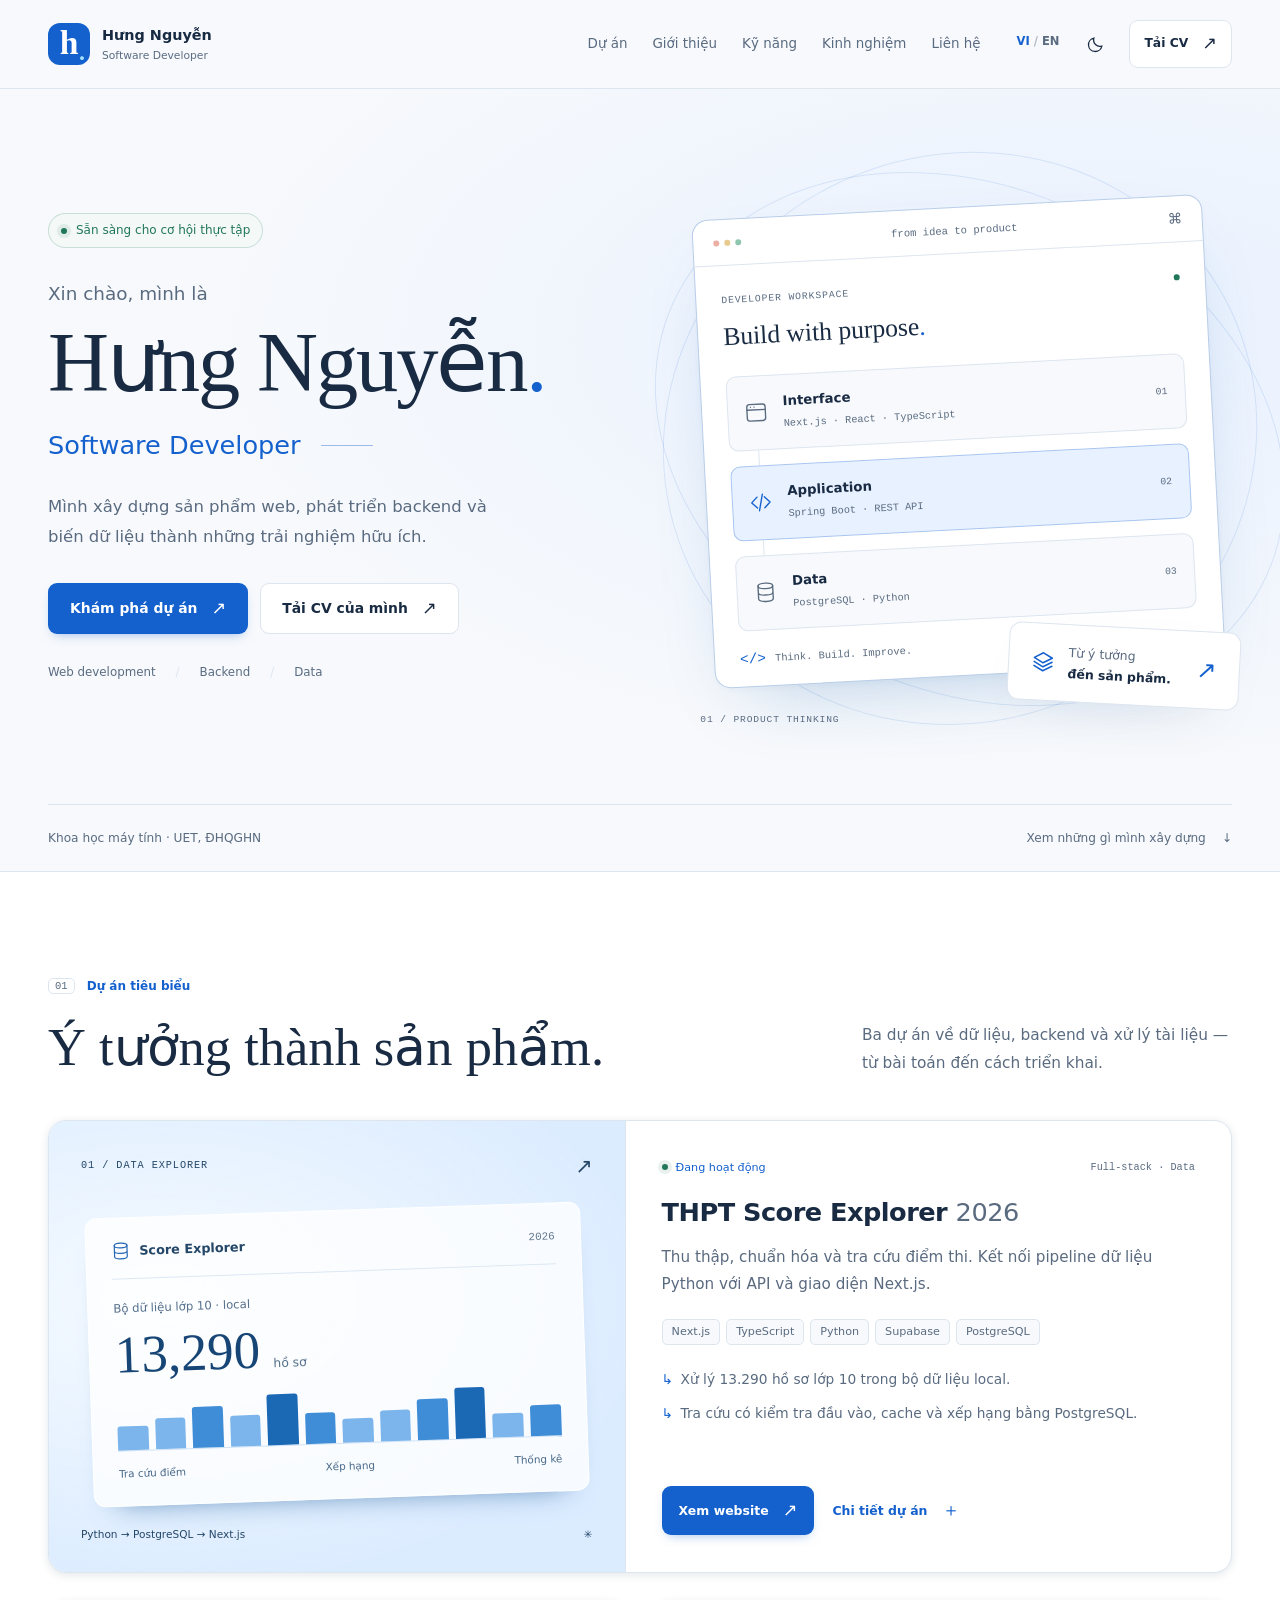
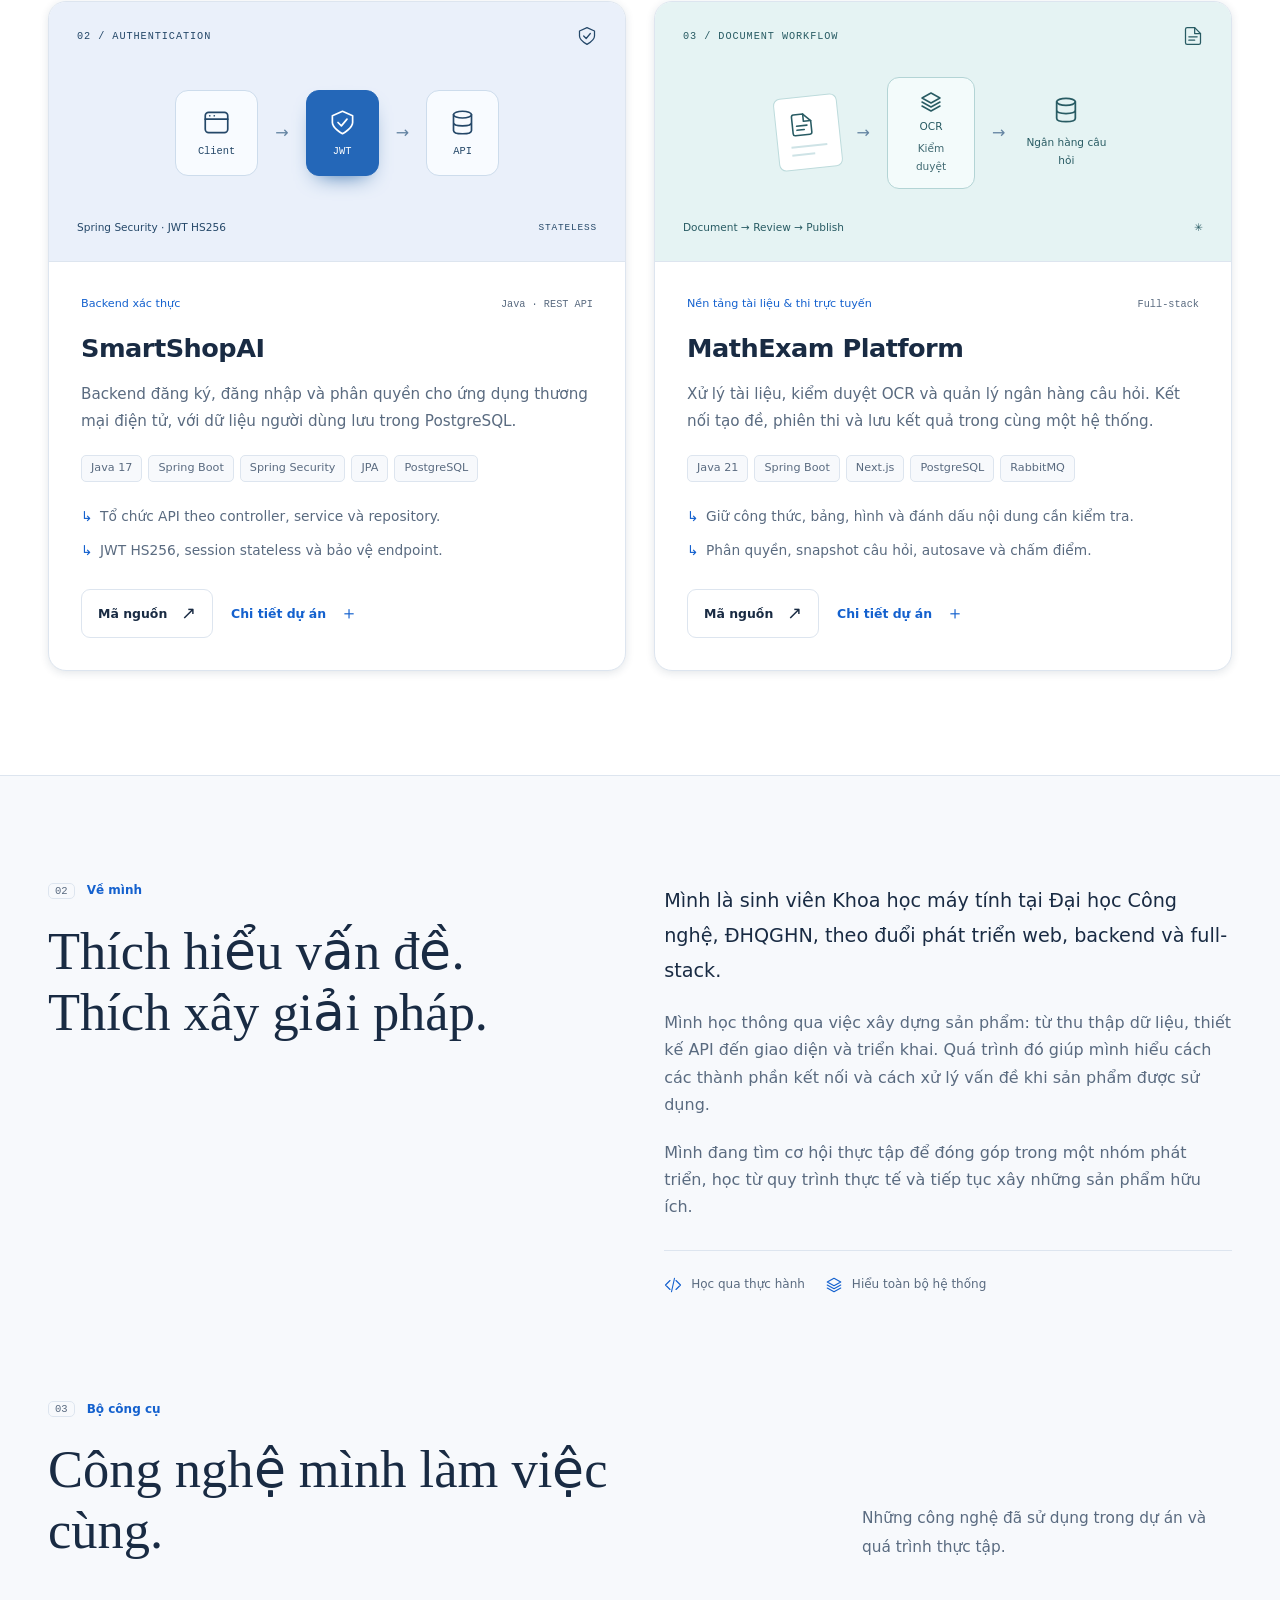
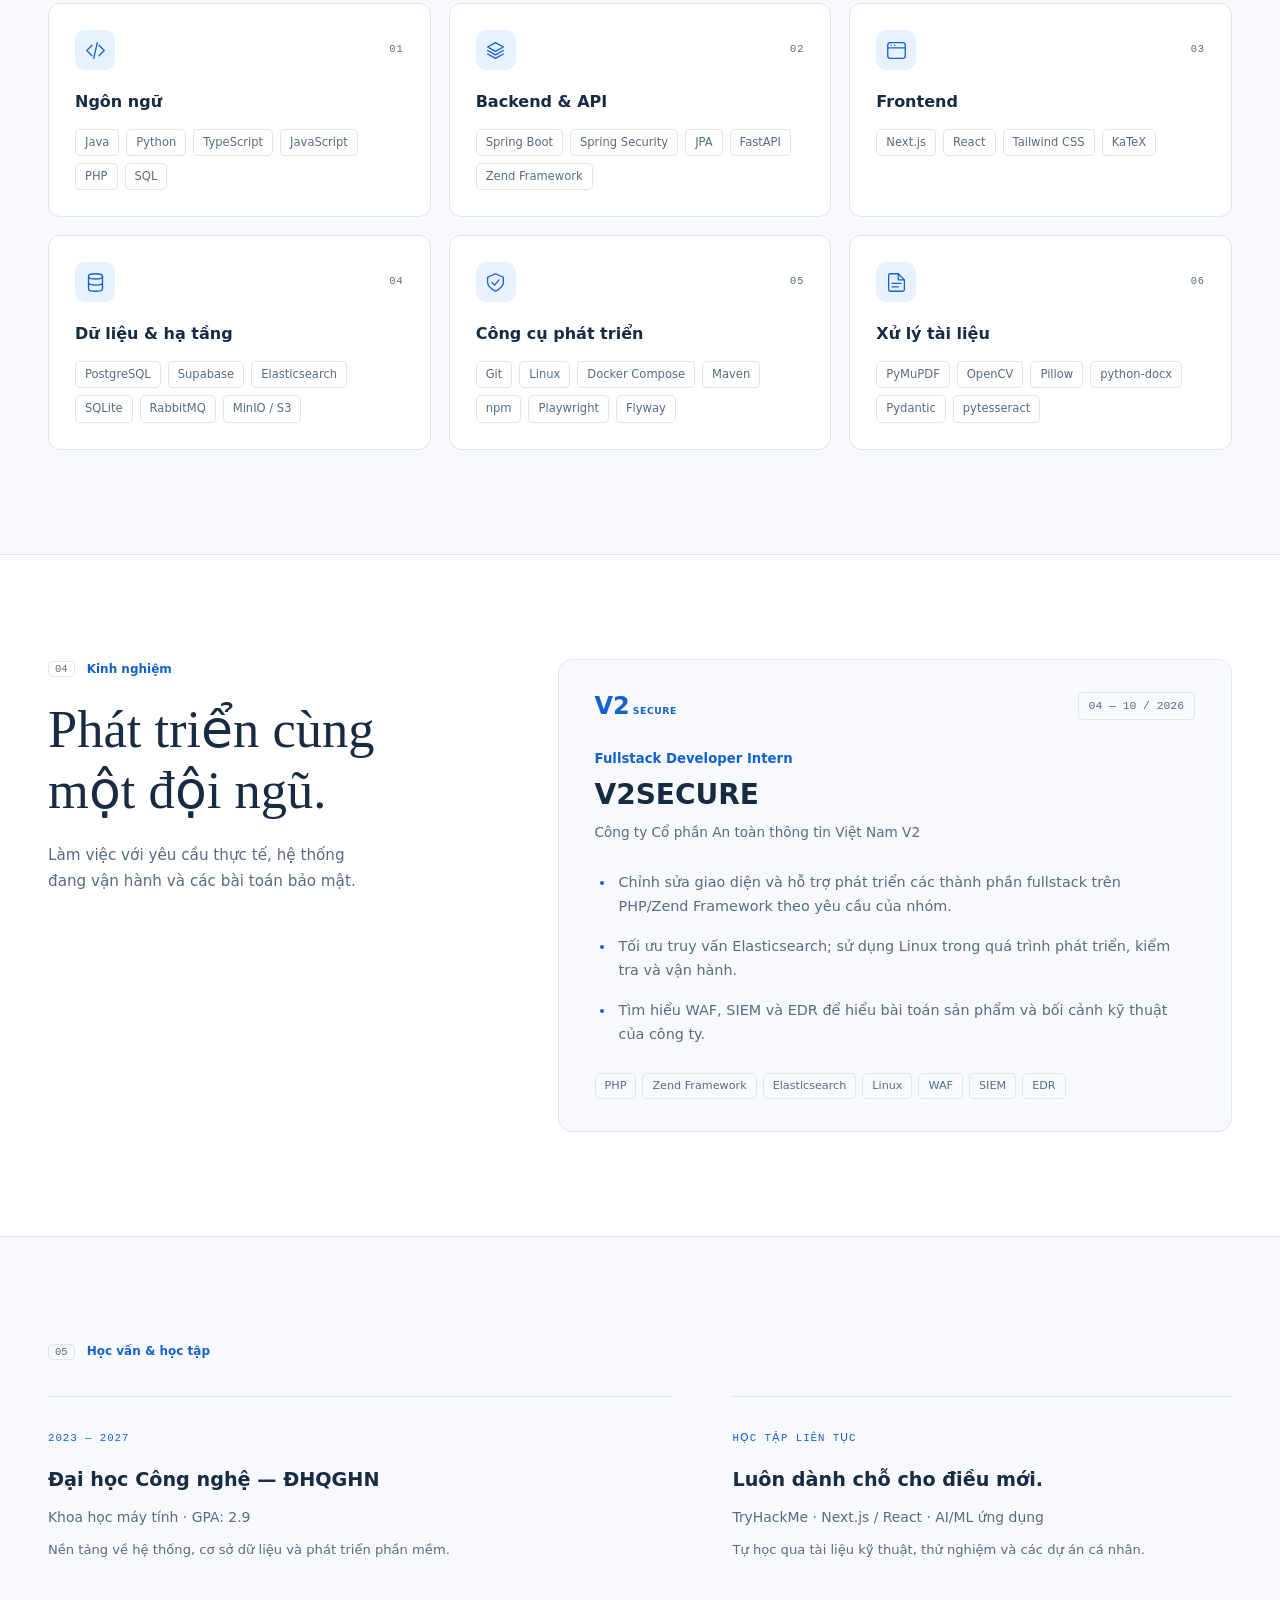
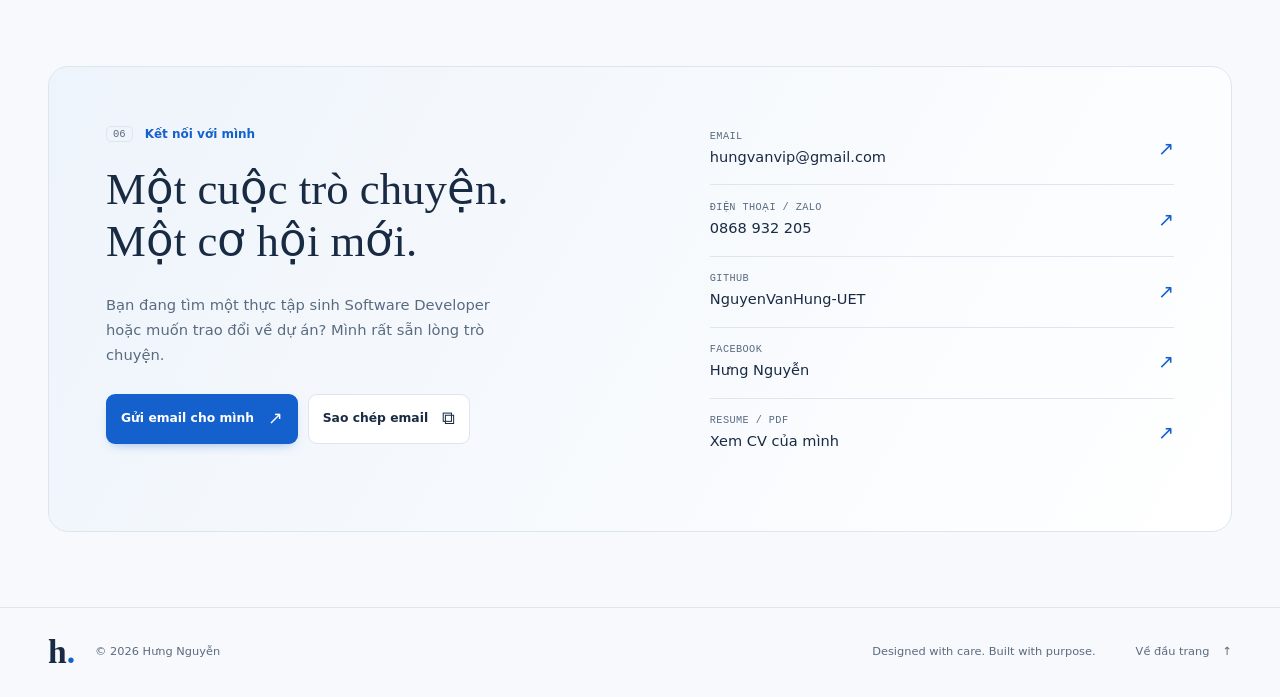
<file: index.html>
<!doctype html>
<html lang="vi" data-theme="light">
<head>
  <meta charset="UTF-8">
  <meta name="viewport" content="width=device-width, initial-scale=1.0">
  <meta name="theme-color" content="#f7f9fc">
  <meta name="description" content="Hưng Nguyễn — Software Developer. Các dự án web, backend và xử lý dữ liệu với Next.js, Spring Boot và Python.">
  <meta property="og:type" content="website">
  <meta property="og:title" content="Hưng Nguyễn — Software Developer">
  <meta property="og:description" content="Khám phá dự án, kinh nghiệm và cách Hưng xây dựng sản phẩm web.">
  <meta property="og:locale" content="vi_VN">
  <meta property="og:url" content="https://hung-uet-portfolio.vercel.app/">
  <link rel="canonical" href="https://hung-uet-portfolio.vercel.app/">
  <link rel="sitemap" type="application/xml" href="sitemap.xml">
  <title>Hưng Nguyễn — Software Developer</title>
  <link rel="icon" href="assets/favicon.svg" type="image/svg+xml">
  <link rel="stylesheet" href="css/variables.css">
  <link rel="stylesheet" href="css/style.css">
  <link rel="stylesheet" href="css/responsive.css">
  <script src="js/main.js" defer></script>
</head>
<body>
  <a class="skip-link" href="#main" data-vi="Đến nội dung chính" data-en="Skip to content">Đến nội dung chính</a>
  <header class="site-header">
    <div class="container nav-shell">
      <a class="brand" href="#home" aria-label="Hưng Nguyễn — Home"><span class="brand-mark">h<span>.</span></span><span>Hưng Nguyễn<span class="brand-caption">Software Developer</span></span></a>
      <nav id="main-nav" class="main-nav" aria-label="Main navigation">
        <a href="#projects" data-vi="Dự án" data-en="Work">Dự án</a>
        <a href="#about" data-vi="Giới thiệu" data-en="About">Giới thiệu</a>
        <a href="#skills" data-vi="Kỹ năng" data-en="Stack">Kỹ năng</a>
        <a href="#experience" data-vi="Kinh nghiệm" data-en="Experience">Kinh nghiệm</a>
        <a href="#contact" data-vi="Liên hệ" data-en="Contact">Liên hệ</a>
      </nav>
      <div class="nav-actions">
        <button class="lang-toggle" type="button" aria-label="Switch to English"><span class="lang-vi">VI</span><span class="lang-divider">/</span><span class="lang-en">EN</span></button>
        <button class="theme-toggle icon-button" type="button" aria-label="Chuyển giao diện tối"><svg class="theme-moon" viewBox="0 0 24 24" fill="none" stroke="currentColor" stroke-width="1.6" aria-hidden="true"><path d="M20 14a8 8 0 0 1-10-10 8.5 8.5 0 1 0 10 10Z"/></svg><svg class="theme-sun" viewBox="0 0 24 24" fill="none" stroke="currentColor" stroke-width="1.6" aria-hidden="true"><circle cx="12" cy="12" r="4"/><path d="M12 1v2m0 18v2M1 12h2m18 0h2M4 4l2 2m12 12 2 2M4 20l2-2M18 6l2-2"/></svg></button>
        <a class="button nav-resume" href="assets/cv/resume.pdf" target="_blank" rel="noopener noreferrer"><span  data-vi="Tải CV" data-en="Resume">Tải CV</span><span aria-hidden="true">↗</span></a>
        <button class="menu-toggle icon-button" type="button" aria-expanded="false" aria-controls="main-nav" aria-label="Mở menu"><span></span><span></span></button>
      </div>
    </div>
  </header>

  <main id="main">
    <section id="home" class="hero">
      <div class="container hero-grid">
        <div class="hero-copy reveal">
          <div class="availability"><span class="status-dot"></span><span  data-vi="Sẵn sàng cho cơ hội thực tập" data-en="Open to internship opportunities">Sẵn sàng cho cơ hội thực tập</span></div>
          <p class="hero-greeting" data-vi="Xin chào, mình là" data-en="Hello, I’m">Xin chào, mình là</p>
          <h1>Hưng Nguyễn<span class="name-dot">.</span></h1>
          <p class="hero-role">Software Developer<span class="role-rule"></span></p>
          <p class="hero-lead" data-vi="Mình xây dựng sản phẩm web, phát triển backend và biến dữ liệu thành những trải nghiệm hữu ích." data-en="I build web products, develop backends and turn data into useful experiences.">Mình xây dựng sản phẩm web, phát triển backend và biến dữ liệu thành những trải nghiệm hữu ích.</p>
          <div class="hero-actions"><a class="button button-primary" href="#projects"><span  data-vi="Khám phá dự án" data-en="Explore my work">Khám phá dự án</span><span aria-hidden="true">↗</span></a><a class="button button-outline" href="assets/cv/resume.pdf" target="_blank" rel="noopener noreferrer"><span  data-vi="Tải CV của mình" data-en="Download my CV">Tải CV của mình</span><span aria-hidden="true">↗</span></a></div>
          <div class="hero-meta"><span>Web development</span><span>Backend</span><span>Data</span></div>
        </div>
        <div class="hero-visual reveal" aria-hidden="true">
          <div class="orbital orbital-one"></div><div class="orbital orbital-two"></div>
          <div class="studio-window">
            <div class="studio-toolbar"><div class="window-dots"><i></i><i></i><i></i></div><span>from idea to product</span><span class="toolbar-symbol">⌘</span></div>
            <div class="studio-content">
              <div class="studio-heading"><span class="mono">DEVELOPER WORKSPACE</span><span class="tiny-dot"></span></div>
              <div class="studio-title">Build with purpose<span>.</span></div>
              <div class="system-layer"><svg viewBox="0 0 24 24" fill="none" stroke="currentColor" stroke-width="1.5" stroke-linecap="round" stroke-linejoin="round" aria-hidden="true"><rect x="2" y="3" width="20" height="18" rx="3"/><path d="M2 9h20M6 6h.01M10 6h.01"/></svg><div><strong>Interface</strong><span>Next.js · React · TypeScript</span></div><span class="layer-number">01</span></div>
              <div class="system-connector"></div>
              <div class="system-layer layer-active"><svg viewBox="0 0 24 24" fill="none" stroke="currentColor" stroke-width="1.5" stroke-linecap="round" stroke-linejoin="round" aria-hidden="true"><path d="m8 6-6 6 6 6m8-12 6 6-6 6M14 3l-4 18"/></svg><div><strong>Application</strong><span>Spring Boot · REST API</span></div><span class="layer-number">02</span></div>
              <div class="system-connector"></div>
              <div class="system-layer"><svg viewBox="0 0 24 24" fill="none" stroke="currentColor" stroke-width="1.5" stroke-linecap="round" stroke-linejoin="round" aria-hidden="true"><ellipse cx="12" cy="5" rx="8" ry="3"/><path d="M4 5v14c0 4 16 4 16 0V5M4 12c0 4 16 4 16 0"/></svg><div><strong>Data</strong><span>PostgreSQL · Python</span></div><span class="layer-number">03</span></div>
              <div class="studio-footer"><span class="code-brackets">&lt;/&gt;</span><span>Think. Build. Improve.</span></div>
            </div>
          </div>
          <div class="floating-note"><svg viewBox="0 0 24 24" fill="none" stroke="currentColor" stroke-width="1.5" stroke-linecap="round" stroke-linejoin="round" aria-hidden="true"><path d="m12 3 9 5-9 5-9-5 9-5Zm-9 9 9 5 9-5M3 16l9 5 9-5"/></svg><span><span  data-vi="Từ ý tưởng" data-en="From an idea">Từ ý tưởng</span><strong><span  data-vi="đến sản phẩm." data-en="to a product.">đến sản phẩm.</span></strong></span><span class="note-arrow">↗</span></div>
          <span class="visual-coordinate mono">01 / PRODUCT THINKING</span>
        </div>
      </div>
      <div class="container hero-bottom"><span class="hero-location"><span  data-vi="Khoa học máy tính · UET, ĐHQGHN" data-en="Computer Science · UET, VNU">Khoa học máy tính · UET, ĐHQGHN</span></span><a href="#projects"><span  data-vi="Xem những gì mình xây dựng" data-en="See what I’m building">Xem những gì mình xây dựng</span><span aria-hidden="true">↓</span></a></div>
    </section>

    <section id="projects" class="section-pad section-projects">
      <div class="container">
        <div class="section-heading reveal"><div><div class="section-label"><span class="section-number">01</span><span  data-vi="Dự án tiêu biểu" data-en="Selected work">Dự án tiêu biểu</span></div><h2  data-vi="Ý tưởng thành sản phẩm." data-en="Ideas, put into practice.">Ý tưởng thành sản phẩm.</h2></div><p  data-vi="Ba dự án về dữ liệu, backend và xử lý tài liệu — từ bài toán đến cách triển khai." data-en="Three projects across data, backends and document processing — from the problem to the implementation.">Ba dự án về dữ liệu, backend và xử lý tài liệu — từ bài toán đến cách triển khai.</p></div>
        <article class="project-card project-featured reveal">
          <div class="project-art score-art">
            <div class="art-topline"><span class="mono">01 / DATA EXPLORER</span><span class="art-symbol" aria-hidden="true">↗</span></div>
            <div class="score-panel">
              <div class="panel-heading"><svg viewBox="0 0 24 24" fill="none" stroke="currentColor" stroke-width="1.5" stroke-linecap="round" stroke-linejoin="round" aria-hidden="true"><ellipse cx="12" cy="5" rx="8" ry="3"/><path d="M4 5v14c0 4 16 4 16 0V5M4 12c0 4 16 4 16 0"/></svg><span>Score Explorer</span><span class="panel-year">2026</span></div>
              <div class="dataset-label"><span  data-vi="Bộ dữ liệu lớp 10 · local" data-en="Grade-10 dataset · local">Bộ dữ liệu lớp 10 · local</span></div>
              <div class="dataset-number">13,290<span><span  data-vi="hồ sơ" data-en="records">hồ sơ</span></span></div>
              <div class="data-lines" aria-hidden="true"><i></i><i></i><i></i><i></i><i></i><i></i><i></i><i></i><i></i><i></i><i></i><i></i></div>
              <div class="data-capabilities"><span><span  data-vi="Tra cứu điểm" data-en="Score lookup">Tra cứu điểm</span></span><span><span  data-vi="Xếp hạng" data-en="Rankings">Xếp hạng</span></span><span><span  data-vi="Thống kê" data-en="Statistics">Thống kê</span></span></div>
            </div>
            <div class="art-caption"><span>Python → PostgreSQL → Next.js</span><span aria-hidden="true">✳</span></div>
          </div>
          <div class="project-content">
            <div class="project-kicker"><span class="status-dot"></span><span  data-vi="Đang hoạt động" data-en="Live website">Đang hoạt động</span><span class="project-category">Full-stack · Data</span></div>
            <h3>THPT Score Explorer <span>2026</span></h3>
            <p class="project-summary" data-vi="Thu thập, chuẩn hóa và tra cứu điểm thi. Kết nối pipeline dữ liệu Python với API và giao diện Next.js." data-en="Collect, normalize and explore exam scores. A Python data pipeline connected to APIs and a Next.js interface.">Thu thập, chuẩn hóa và tra cứu điểm thi. Kết nối pipeline dữ liệu Python với API và giao diện Next.js.</p>
            <ul class="tags" aria-label="Tech stack"><li>Next.js</li><li>TypeScript</li><li>Python</li><li>Supabase</li><li>PostgreSQL</li></ul>
            <ul class="project-points"><li  data-vi="Xử lý 13.290 hồ sơ lớp 10 trong bộ dữ liệu local." data-en="Processed 13,290 grade-10 records in the local dataset.">Xử lý 13.290 hồ sơ lớp 10 trong bộ dữ liệu local.</li><li  data-vi="Tra cứu có kiểm tra đầu vào, cache và xếp hạng bằng PostgreSQL." data-en="Validated, cached lookups and PostgreSQL rankings.">Tra cứu có kiểm tra đầu vào, cache và xếp hạng bằng PostgreSQL.</li></ul>
            <div class="project-actions"><a class="button button-primary" href="https://thpt2026-iota.vercel.app/" target="_blank" rel="noopener noreferrer"><span  data-vi="Xem website" data-en="Visit website">Xem website</span><span aria-hidden="true">↗</span></a><button class="button button-text project-more" type="button" data-project="scores"><span  data-vi="Chi tiết dự án" data-en="Read case study">Chi tiết dự án</span><span aria-hidden="true">＋</span></button></div>
          </div>
        </article>
        <div class="project-grid">
          <article class="project-card reveal">
            <div class="project-art auth-art">
              <div class="art-topline"><span class="mono">02 / AUTHENTICATION</span><svg viewBox="0 0 24 24" fill="none" stroke="currentColor" stroke-width="1.5" stroke-linecap="round" stroke-linejoin="round" aria-hidden="true"><path d="M12 2 3 6v6c0 5 9 10 9 10s9-5 9-10V6l-9-4Z"/><path d="m8 12 3 3 5-6"/></svg></div>
              <div class="auth-diagram" aria-hidden="true"><div class="auth-node"><svg viewBox="0 0 24 24" fill="none" stroke="currentColor" stroke-width="1.5" stroke-linecap="round" stroke-linejoin="round" aria-hidden="true"><rect x="2" y="3" width="20" height="18" rx="3"/><path d="M2 9h20M6 6h.01M10 6h.01"/></svg><span>Client</span></div><span class="flow-line">→</span><div class="auth-node auth-core"><svg viewBox="0 0 24 24" fill="none" stroke="currentColor" stroke-width="1.5" stroke-linecap="round" stroke-linejoin="round" aria-hidden="true"><path d="M12 2 3 6v6c0 5 9 10 9 10s9-5 9-10V6l-9-4Z"/><path d="m8 12 3 3 5-6"/></svg><span>JWT</span></div><span class="flow-line">→</span><div class="auth-node"><svg viewBox="0 0 24 24" fill="none" stroke="currentColor" stroke-width="1.5" stroke-linecap="round" stroke-linejoin="round" aria-hidden="true"><ellipse cx="12" cy="5" rx="8" ry="3"/><path d="M4 5v14c0 4 16 4 16 0V5M4 12c0 4 16 4 16 0"/></svg><span>API</span></div></div>
              <div class="art-caption"><span>Spring Security · JWT HS256</span><span class="mono">STATELESS</span></div>
            </div>
            <div class="project-content">
              <div class="project-kicker"><span  data-vi="Backend xác thực" data-en="Authentication backend">Backend xác thực</span><span class="project-category">Java · REST API</span></div>
              <h3>SmartShopAI</h3>
              <p class="project-summary" data-vi="Backend đăng ký, đăng nhập và phân quyền cho ứng dụng thương mại điện tử, với dữ liệu người dùng lưu trong PostgreSQL." data-en="Registration, login and role-based access for an e-commerce application, with user data persisted in PostgreSQL.">Backend đăng ký, đăng nhập và phân quyền cho ứng dụng thương mại điện tử, với dữ liệu người dùng lưu trong PostgreSQL.</p>
              <ul class="tags" aria-label="Tech stack"><li>Java 17</li><li>Spring Boot</li><li>Spring Security</li><li>JPA</li><li>PostgreSQL</li></ul>
              <ul class="project-points"><li  data-vi="Tổ chức API theo controller, service và repository." data-en="Organized APIs into controller, service and repository layers.">Tổ chức API theo controller, service và repository.</li><li  data-vi="JWT HS256, session stateless và bảo vệ endpoint." data-en="JWT HS256, stateless sessions and protected endpoints.">JWT HS256, session stateless và bảo vệ endpoint.</li></ul>
              <div class="project-actions"><a class="button button-outline" href="https://github.com/23021584-NguyenVanHung-UET/SmartShopAI" target="_blank" rel="noopener noreferrer"><span  data-vi="Mã nguồn" data-en="Source code">Mã nguồn</span><span aria-hidden="true">↗</span></a><button class="button button-text project-more" type="button" data-project="smartshop"><span  data-vi="Chi tiết dự án" data-en="Read case study">Chi tiết dự án</span><span aria-hidden="true">＋</span></button></div>
            </div>
          </article>
          <article class="project-card reveal">
            <div class="project-art document-art">
              <div class="art-topline"><span class="mono">03 / DOCUMENT WORKFLOW</span><svg viewBox="0 0 24 24" fill="none" stroke="currentColor" stroke-width="1.5" stroke-linecap="round" stroke-linejoin="round" aria-hidden="true"><path d="M14 2H5a2 2 0 0 0-2 2v16a2 2 0 0 0 2 2h14a2 2 0 0 0 2-2V9l-7-7Z"/><path d="M14 2v7h7M7 13h10M7 17h7"/></svg></div>
              <div class="document-diagram"><div class="mini-document" aria-hidden="true"><svg viewBox="0 0 24 24" fill="none" stroke="currentColor" stroke-width="1.5" stroke-linecap="round" stroke-linejoin="round" aria-hidden="true"><path d="M14 2H5a2 2 0 0 0-2 2v16a2 2 0 0 0 2 2h14a2 2 0 0 0 2-2V9l-7-7Z"/><path d="M14 2v7h7M7 13h10M7 17h7"/></svg><i></i><i></i></div><span class="flow-line" aria-hidden="true">→</span><div class="review-node"><svg viewBox="0 0 24 24" fill="none" stroke="currentColor" stroke-width="1.5" stroke-linecap="round" stroke-linejoin="round" aria-hidden="true"><path d="m12 3 9 5-9 5-9-5 9-5Zm-9 9 9 5 9-5M3 16l9 5 9-5"/></svg><span>OCR</span><small><span  data-vi="Kiểm duyệt" data-en="Review">Kiểm duyệt</span></small></div><span class="flow-line" aria-hidden="true">→</span><div class="bank-node"><svg viewBox="0 0 24 24" fill="none" stroke="currentColor" stroke-width="1.5" stroke-linecap="round" stroke-linejoin="round" aria-hidden="true"><ellipse cx="12" cy="5" rx="8" ry="3"/><path d="M4 5v14c0 4 16 4 16 0V5M4 12c0 4 16 4 16 0"/></svg><span><span  data-vi="Ngân hàng câu hỏi" data-en="Question bank">Ngân hàng câu hỏi</span></span></div></div>
              <div class="art-caption"><span>Document → Review → Publish</span><span aria-hidden="true">✳</span></div>
            </div>
            <div class="project-content">
              <div class="project-kicker"><span  data-vi="Nền tảng tài liệu &amp; thi trực tuyến" data-en="Documents &amp; exam platform">Nền tảng tài liệu &amp; thi trực tuyến</span><span class="project-category">Full-stack</span></div>
              <h3>MathExam Platform</h3>
              <p class="project-summary" data-vi="Xử lý tài liệu, kiểm duyệt OCR và quản lý ngân hàng câu hỏi. Kết nối tạo đề, phiên thi và lưu kết quả trong cùng một hệ thống." data-en="Document processing, OCR review and question-bank management. Exam creation, sessions and results connected in one system.">Xử lý tài liệu, kiểm duyệt OCR và quản lý ngân hàng câu hỏi. Kết nối tạo đề, phiên thi và lưu kết quả trong cùng một hệ thống.</p>
              <ul class="tags" aria-label="Tech stack"><li>Java 21</li><li>Spring Boot</li><li>Next.js</li><li>PostgreSQL</li><li>RabbitMQ</li></ul>
              <ul class="project-points"><li  data-vi="Giữ công thức, bảng, hình và đánh dấu nội dung cần kiểm tra." data-en="Preserves formulas, tables and figures; flags uncertain content for review.">Giữ công thức, bảng, hình và đánh dấu nội dung cần kiểm tra.</li><li  data-vi="Phân quyền, snapshot câu hỏi, autosave và chấm điểm." data-en="Role-based access, question snapshots, autosave and grading.">Phân quyền, snapshot câu hỏi, autosave và chấm điểm.</li></ul>
              <div class="project-actions"><a class="button button-outline" href="https://github.com/23021584-NguyenVanHung-UET/math-exam-platform" target="_blank" rel="noopener noreferrer"><span  data-vi="Mã nguồn" data-en="Source code">Mã nguồn</span><span aria-hidden="true">↗</span></a><button class="button button-text project-more" type="button" data-project="math-exam"><span  data-vi="Chi tiết dự án" data-en="Read case study">Chi tiết dự án</span><span aria-hidden="true">＋</span></button></div>
            </div>
          </article>
        </div>
      </div>
    </section>

    <section id="about" class="section-pad section-about">
      <div class="container about-grid">
        <div class="about-heading reveal"><div class="section-label"><span class="section-number">02</span><span  data-vi="Về mình" data-en="A little about me">Về mình</span></div><h2  data-vi="Thích hiểu vấn đề.&#10;Thích xây giải pháp." data-en="Understand the problem.&#10;Build the solution.">Thích hiểu vấn đề.&#10;Thích xây giải pháp.</h2></div>
        <div class="about-copy reveal">
          <p class="about-lead" data-vi="Mình là sinh viên Khoa học máy tính tại Đại học Công nghệ, ĐHQGHN, theo đuổi phát triển web, backend và full-stack." data-en="I’m a Computer Science student at UET, VNU, focused on web, backend and full-stack development.">Mình là sinh viên Khoa học máy tính tại Đại học Công nghệ, ĐHQGHN, theo đuổi phát triển web, backend và full-stack.</p>
          <p  data-vi="Mình học thông qua việc xây dựng sản phẩm: từ thu thập dữ liệu, thiết kế API đến giao diện và triển khai. Quá trình đó giúp mình hiểu cách các thành phần kết nối và cách xử lý vấn đề khi sản phẩm được sử dụng." data-en="I learn by building products: collecting data, designing APIs, creating interfaces and deploying them. That process helps me understand how the pieces connect and how to solve problems in use.">Mình học thông qua việc xây dựng sản phẩm: từ thu thập dữ liệu, thiết kế API đến giao diện và triển khai. Quá trình đó giúp mình hiểu cách các thành phần kết nối và cách xử lý vấn đề khi sản phẩm được sử dụng.</p>
          <p  data-vi="Mình đang tìm cơ hội thực tập để đóng góp trong một nhóm phát triển, học từ quy trình thực tế và tiếp tục xây những sản phẩm hữu ích." data-en="I’m looking for an internship where I can contribute to a development team, learn from its engineering process and keep building useful products.">Mình đang tìm cơ hội thực tập để đóng góp trong một nhóm phát triển, học từ quy trình thực tế và tiếp tục xây những sản phẩm hữu ích.</p>
          <div class="about-principles"><span><svg viewBox="0 0 24 24" fill="none" stroke="currentColor" stroke-width="1.5" stroke-linecap="round" stroke-linejoin="round" aria-hidden="true"><path d="m8 6-6 6 6 6m8-12 6 6-6 6M14 3l-4 18"/></svg><span  data-vi="Học qua thực hành" data-en="Learn by doing">Học qua thực hành</span></span><span><svg viewBox="0 0 24 24" fill="none" stroke="currentColor" stroke-width="1.5" stroke-linecap="round" stroke-linejoin="round" aria-hidden="true"><path d="m12 3 9 5-9 5-9-5 9-5Zm-9 9 9 5 9-5M3 16l9 5 9-5"/></svg><span  data-vi="Hiểu toàn bộ hệ thống" data-en="Think in systems">Hiểu toàn bộ hệ thống</span></span></div>
        </div>
      </div>
    </section>

    <section id="skills" class="section-pad section-skills">
      <div class="container">
        <div class="section-heading reveal"><div><div class="section-label"><span class="section-number">03</span><span  data-vi="Bộ công cụ" data-en="My toolkit">Bộ công cụ</span></div><h2  data-vi="Công nghệ mình làm việc cùng." data-en="The tools behind the work.">Công nghệ mình làm việc cùng.</h2></div><p  data-vi="Những công nghệ đã sử dụng trong dự án và quá trình thực tập." data-en="Technologies I have used in projects and during my internship.">Những công nghệ đã sử dụng trong dự án và quá trình thực tập.</p></div>
        <div class="skills-grid">
          <article class="skill-card reveal"><div class="skill-heading"><span class="skill-icon"><svg viewBox="0 0 24 24" fill="none" stroke="currentColor" stroke-width="1.5" stroke-linecap="round" stroke-linejoin="round" aria-hidden="true"><path d="m8 6-6 6 6 6m8-12 6 6-6 6M14 3l-4 18"/></svg></span><span class="mono">01</span></div><h3  data-vi="Ngôn ngữ" data-en="Languages">Ngôn ngữ</h3><ul class="tags" aria-label="Tech stack"><li>Java</li><li>Python</li><li>TypeScript</li><li>JavaScript</li><li>PHP</li><li>SQL</li></ul></article>
          <article class="skill-card reveal"><div class="skill-heading"><span class="skill-icon"><svg viewBox="0 0 24 24" fill="none" stroke="currentColor" stroke-width="1.5" stroke-linecap="round" stroke-linejoin="round" aria-hidden="true"><path d="m12 3 9 5-9 5-9-5 9-5Zm-9 9 9 5 9-5M3 16l9 5 9-5"/></svg></span><span class="mono">02</span></div><h3  data-vi="Backend &amp; API" data-en="Backend &amp; APIs">Backend &amp; API</h3><ul class="tags" aria-label="Tech stack"><li>Spring Boot</li><li>Spring Security</li><li>JPA</li><li>FastAPI</li><li>Zend Framework</li></ul></article>
          <article class="skill-card reveal"><div class="skill-heading"><span class="skill-icon"><svg viewBox="0 0 24 24" fill="none" stroke="currentColor" stroke-width="1.5" stroke-linecap="round" stroke-linejoin="round" aria-hidden="true"><rect x="2" y="3" width="20" height="18" rx="3"/><path d="M2 9h20M6 6h.01M10 6h.01"/></svg></span><span class="mono">03</span></div><h3  data-vi="Frontend" data-en="Frontend">Frontend</h3><ul class="tags" aria-label="Tech stack"><li>Next.js</li><li>React</li><li>Tailwind CSS</li><li>KaTeX</li></ul></article>
          <article class="skill-card reveal"><div class="skill-heading"><span class="skill-icon"><svg viewBox="0 0 24 24" fill="none" stroke="currentColor" stroke-width="1.5" stroke-linecap="round" stroke-linejoin="round" aria-hidden="true"><ellipse cx="12" cy="5" rx="8" ry="3"/><path d="M4 5v14c0 4 16 4 16 0V5M4 12c0 4 16 4 16 0"/></svg></span><span class="mono">04</span></div><h3  data-vi="Dữ liệu &amp; hạ tầng" data-en="Data &amp; infrastructure">Dữ liệu &amp; hạ tầng</h3><ul class="tags" aria-label="Tech stack"><li>PostgreSQL</li><li>Supabase</li><li>Elasticsearch</li><li>SQLite</li><li>RabbitMQ</li><li>MinIO / S3</li></ul></article>
          <article class="skill-card reveal"><div class="skill-heading"><span class="skill-icon"><svg viewBox="0 0 24 24" fill="none" stroke="currentColor" stroke-width="1.5" stroke-linecap="round" stroke-linejoin="round" aria-hidden="true"><path d="M12 2 3 6v6c0 5 9 10 9 10s9-5 9-10V6l-9-4Z"/><path d="m8 12 3 3 5-6"/></svg></span><span class="mono">05</span></div><h3  data-vi="Công cụ phát triển" data-en="Development tools">Công cụ phát triển</h3><ul class="tags" aria-label="Tech stack"><li>Git</li><li>Linux</li><li>Docker Compose</li><li>Maven</li><li>npm</li><li>Playwright</li><li>Flyway</li></ul></article>
          <article class="skill-card reveal"><div class="skill-heading"><span class="skill-icon"><svg viewBox="0 0 24 24" fill="none" stroke="currentColor" stroke-width="1.5" stroke-linecap="round" stroke-linejoin="round" aria-hidden="true"><path d="M14 2H5a2 2 0 0 0-2 2v16a2 2 0 0 0 2 2h14a2 2 0 0 0 2-2V9l-7-7Z"/><path d="M14 2v7h7M7 13h10M7 17h7"/></svg></span><span class="mono">06</span></div><h3  data-vi="Xử lý tài liệu" data-en="Document processing">Xử lý tài liệu</h3><ul class="tags" aria-label="Tech stack"><li>PyMuPDF</li><li>OpenCV</li><li>Pillow</li><li>python-docx</li><li>Pydantic</li><li>pytesseract</li></ul></article>
        </div>
      </div>
    </section>

    <section id="experience" class="section-pad section-experience">
      <div class="container experience-layout">
        <div class="experience-heading reveal"><div class="section-label"><span class="section-number">04</span><span  data-vi="Kinh nghiệm" data-en="Experience">Kinh nghiệm</span></div><h2  data-vi="Phát triển cùng&#10;một đội ngũ." data-en="Building as&#10;part of a team.">Phát triển cùng&#10;một đội ngũ.</h2><p  data-vi="Làm việc với yêu cầu thực tế, hệ thống đang vận hành và các bài toán bảo mật." data-en="Working with real requirements, running systems and security products.">Làm việc với yêu cầu thực tế, hệ thống đang vận hành và các bài toán bảo mật.</p></div>
        <article class="experience-card reveal">
          <div class="experience-top"><span class="company-mark" aria-hidden="true">V2<span>SECURE</span></span><span class="date-pill">04 — 10 / 2026</span></div>
          <p class="role-kicker">Fullstack Developer Intern</p>
          <h3>V2SECURE</h3>
          <p class="company-name" data-vi="Công ty Cổ phần An toàn thông tin Việt Nam V2" data-en="Vietnam V2 Information Security Joint Stock Company">Công ty Cổ phần An toàn thông tin Việt Nam V2</p>
          <ul class="experience-points">
            <li  data-vi="Chỉnh sửa giao diện và hỗ trợ phát triển các thành phần fullstack trên PHP/Zend Framework theo yêu cầu của nhóm." data-en="Updated interfaces and supported fullstack components on PHP/Zend Framework based on team requirements.">Chỉnh sửa giao diện và hỗ trợ phát triển các thành phần fullstack trên PHP/Zend Framework theo yêu cầu của nhóm.</li>
            <li  data-vi="Tối ưu truy vấn Elasticsearch; sử dụng Linux trong quá trình phát triển, kiểm tra và vận hành." data-en="Optimized Elasticsearch queries and used Linux for development, testing and operations.">Tối ưu truy vấn Elasticsearch; sử dụng Linux trong quá trình phát triển, kiểm tra và vận hành.</li>
            <li  data-vi="Tìm hiểu WAF, SIEM và EDR để hiểu bài toán sản phẩm và bối cảnh kỹ thuật của công ty." data-en="Studied WAF, SIEM and EDR to understand the company’s products and technical context.">Tìm hiểu WAF, SIEM và EDR để hiểu bài toán sản phẩm và bối cảnh kỹ thuật của công ty.</li>
          </ul>
          <ul class="tags" aria-label="Tech stack"><li>PHP</li><li>Zend Framework</li><li>Elasticsearch</li><li>Linux</li><li>WAF</li><li>SIEM</li><li>EDR</li></ul>
        </article>
      </div>
    </section>

    <section id="education" class="section-pad section-education">
      <div class="container">
        <div class="section-label"><span class="section-number">05</span><span  data-vi="Học vấn &amp; học tập" data-en="Education &amp; learning">Học vấn &amp; học tập</span></div>
        <div class="education-grid">
          <article class="education-card reveal"><span class="mono">2023 — 2027</span><h2  data-vi="Đại học Công nghệ — ĐHQGHN" data-en="University of Engineering and Technology — VNU">Đại học Công nghệ — ĐHQGHN</h2><p  data-vi="Khoa học máy tính · GPA: 2.9" data-en="Computer Science · GPA: 2.9">Khoa học máy tính · GPA: 2.9</p><p class="education-note" data-vi="Nền tảng về hệ thống, cơ sở dữ liệu và phát triển phần mềm." data-en="Foundations in systems, databases and software development.">Nền tảng về hệ thống, cơ sở dữ liệu và phát triển phần mềm.</p></article>
          <article class="education-card reveal"><span class="mono" data-vi="HỌC TẬP LIÊN TỤC" data-en="CONTINUOUS LEARNING">HỌC TẬP LIÊN TỤC</span><h2  data-vi="Luôn dành chỗ cho điều mới." data-en="Always room to learn.">Luôn dành chỗ cho điều mới.</h2><p  data-vi="TryHackMe · Next.js / React · AI/ML ứng dụng" data-en="TryHackMe · Next.js / React · Applied AI/ML">TryHackMe · Next.js / React · AI/ML ứng dụng</p><p class="education-note" data-vi="Tự học qua tài liệu kỹ thuật, thử nghiệm và các dự án cá nhân." data-en="Learning through technical documentation, experiments and personal projects.">Tự học qua tài liệu kỹ thuật, thử nghiệm và các dự án cá nhân.</p></article>
        </div>
      </div>
    </section>

    <section id="contact" class="section-contact">
      <div class="container">
        <div class="contact-card reveal">
          <div class="contact-copy"><div class="section-label"><span class="section-number">06</span><span  data-vi="Kết nối với mình" data-en="Let’s connect">Kết nối với mình</span></div><h2  data-vi="Một cuộc trò chuyện.&#10;Một cơ hội mới." data-en="A conversation.&#10;A new opportunity.">Một cuộc trò chuyện.&#10;Một cơ hội mới.</h2><p  data-vi="Bạn đang tìm một thực tập sinh Software Developer hoặc muốn trao đổi về dự án? Mình rất sẵn lòng trò chuyện." data-en="Looking for a Software Developer intern or want to talk about a project? I’d love to hear from you.">Bạn đang tìm một thực tập sinh Software Developer hoặc muốn trao đổi về dự án? Mình rất sẵn lòng trò chuyện.</p><div class="contact-actions"><a class="button button-primary" href="mailto:hungvanvip@gmail.com"><span  data-vi="Gửi email cho mình" data-en="Send me an email">Gửi email cho mình</span><span aria-hidden="true">↗</span></a><button type="button" class="button button-outline copy-email"><span  data-vi="Sao chép email" data-en="Copy email">Sao chép email</span><span aria-hidden="true">⧉</span></button></div><p id="copy-status" class="copy-status" role="status" aria-live="polite"></p></div>
          <div class="contact-links">
            <a href="mailto:hungvanvip@gmail.com"><span class="contact-label">EMAIL</span><strong>hungvanvip@gmail.com</strong><span aria-hidden="true">↗</span></a>
            <a href="tel:0868932205"><span class="contact-label"><span  data-vi="ĐIỆN THOẠI / ZALO" data-en="PHONE / ZALO">ĐIỆN THOẠI / ZALO</span></span><strong>0868 932 205</strong><span aria-hidden="true">↗</span></a>
            <a href="https://github.com/23021584-NguyenVanHung-UET" target="_blank" rel="noopener noreferrer"><span class="contact-label">GITHUB</span><strong>NguyenVanHung-UET</strong><span aria-hidden="true">↗</span></a>
            <a href="https://www.facebook.com/nguyen.van.hung.46654" target="_blank" rel="noopener noreferrer"><span class="contact-label">FACEBOOK</span><strong>Hưng Nguyễn</strong><span aria-hidden="true">↗</span></a>
            <a href="assets/cv/resume.pdf" target="_blank" rel="noopener noreferrer"><span class="contact-label">RESUME / PDF</span><strong><span  data-vi="Xem CV của mình" data-en="View my resume">Xem CV của mình</span></strong><span aria-hidden="true">↗</span></a>
          </div>
        </div>
      </div>
    </section>
  </main>

  <footer class="site-footer"><div class="container footer-inner"><a class="footer-brand" href="#home">h<span>.</span></a><span>© 2026 Hưng Nguyễn</span><span class="footer-note">Designed with care. Built with purpose.</span><a href="#home"><span  data-vi="Về đầu trang" data-en="Back to top">Về đầu trang</span><span aria-hidden="true">↑</span></a></div></footer>
  <dialog id="project-dialog" class="project-dialog" aria-labelledby="dialog-title">
    <div class="dialog-topline"><span class="mono">CASE STUDY / <span id="dialog-number"></span></span><button class="dialog-close icon-button" type="button" aria-label="Đóng" autofocus>×</button></div>
    <h2 id="dialog-title"></h2><p id="dialog-copy"></p><div id="dialog-highlights" class="dialog-highlights"></div>
    <div class="dialog-footer"><span  data-vi="Chi tiết triển khai &amp; phạm vi dự án" data-en="Implementation details &amp; project scope">Chi tiết triển khai &amp; phạm vi dự án</span><button class="button button-outline dialog-done" type="button"><span  data-vi="Đóng" data-en="Close">Đóng</span></button></div>
  </dialog>
</body>
</html>
</file>
<file: css/variables.css>
:root {
  color-scheme: light;
  --bg: #f7f9fc;
  --paper: #ffffff;
  --soft: #eef4fb;
  --ink: #192b43;
  --muted: #5a6b80;
  --line: #dde5ef;
  --accent: #1461ce;
  --accent-hover: #0b4da9;
  --accent-soft: #e8f1ff;
  --green: #21775a;
  --shadow: 0 20px 60px -30px rgba(23, 54, 94, .22);
  --sans: 'Segoe UI', system-ui, -apple-system, BlinkMacSystemFont, Arial, sans-serif;
  --serif: Cambria, Georgia, 'Times New Roman', serif;
  --mono: Consolas, 'SFMono-Regular', monospace;
  --ease: cubic-bezier(.22, 1, .36, 1);
}
[data-theme='dark'] {
  color-scheme: dark;
  --bg: #101923;
  --paper: #182430;
  --soft: #1c2e41;
  --ink: #ebf1f9;
  --muted: #adbed1;
  --line: #334555;
  --accent: #93c3ff;
  --accent-hover: #c0ddff;
  --accent-soft: #243b55;
  --green: #85d4b2;
  --shadow: 0 20px 60px -30px rgba(0, 0, 0, .5);
}
</file>
<file: css/style.css>
/* Portfolio — editorial layout, accessible controls and CSS illustrations. */
* { box-sizing: border-box; }
html { scroll-behavior: smooth; scroll-padding-top: 104px; }
body { margin: 0; background: var(--bg); color: var(--ink); font-family: var(--sans); font-size: 16px; line-height: 1.7; -webkit-font-smoothing: antialiased; }
body:has(dialog[open]) { overflow: hidden; }
button, input, textarea { font: inherit; }
button, a { -webkit-tap-highlight-color: transparent; }
button { cursor: pointer; }
a { color: inherit; text-decoration: none; }
svg { display: block; width: 24px; height: 24px; flex-shrink: 0; }
h1, h2, h3, p { margin: 0; }
h1, h2 { font-family: var(--serif); font-weight: 500; font-kerning: normal; }
h2 { font-size: clamp(2.3rem, 4.1vw, 3.45rem); line-height: 1.16; text-wrap: balance; white-space: pre-line; }
h3 { line-height: 1.3; }
p { color: var(--muted); }
button:focus-visible, a:focus-visible { outline: 3px solid var(--accent); outline-offset: 5px; border-radius: 5px; }
::selection { color: var(--ink); background: #bddcfa; }
.container { width: min(1200px, calc(100% - 96px)); margin-inline: auto; }
.section-pad { padding: 104px 0; }
.mono { font-family: var(--mono); font-size: .71rem; letter-spacing: .09em; }
.skip-link { position: fixed; top: 8px; left: 8px; padding: 10px 20px; z-index: 100; background: var(--paper); transform: translateY(-150%); }
.skip-link:focus { transform: none; }
/* Header */
.site-header { position: sticky; top: 0; z-index: 30; background: color-mix(in srgb, var(--bg) 93%, transparent); backdrop-filter: blur(16px); border-bottom: 1px solid var(--line); }
.nav-shell { display: flex; align-items: center; gap: 30px; min-height: 88px; }
.brand { display: flex; align-items: center; gap: 12px; margin-right: auto; font-size: .9rem; font-weight: 650; line-height: 1.4; flex-shrink: 0; }
.brand-mark { display: grid; place-items: center; position: relative; width: 42px; height: 42px; background: var(--accent); color: var(--paper); border-radius: 12px; font: 700 2.1rem/1 var(--serif); padding-bottom: 3px; }
.brand-mark > span { position: absolute; right: 5px; bottom: 1px; font-size: 1.5rem; color: #a7e3ff; }
.brand-caption { display: block; font-size: .67rem; font-weight: 400; color: var(--muted); margin-top: 2px; }
.main-nav { display: flex; align-items: center; gap: 25px; }
.main-nav a { position: relative; font-size: .84rem; color: var(--muted); padding-block: 12px; transition: color .2s; }
.main-nav a:hover, .main-nav a.active { color: var(--accent); }
.main-nav a.active::after { content: ''; position: absolute; bottom: 4px; left: 0; right: 0; height: 2px; border-radius: 2px; background: var(--accent); }
.nav-actions { display: flex; align-items: center; gap: 8px; }
.lang-toggle { border: 0; background: transparent; padding: 10px 6px; min-height: 44px; display: flex; gap: 4px; font-size: .72rem; font-weight: 650; color: var(--muted); }
.lang-divider { opacity: .45; }
html[lang='vi'] .lang-vi, html[lang='en'] .lang-en { color: var(--accent); }
.icon-button { display: grid; place-items: center; width: 44px; height: 44px; flex-shrink: 0; border: 1px solid transparent; border-radius: 12px; color: var(--ink); background: transparent; }
.icon-button:hover { background: var(--soft); border-color: var(--line); }
.theme-toggle svg { width: 19px; height: 19px; }
.theme-sun, [data-theme='dark'] .theme-moon { display: none; }
[data-theme='dark'] .theme-sun { display: block; }
.menu-toggle { display: none; }
.button { display: inline-flex; align-items: center; justify-content: center; gap: 14px; padding: 12px 21px; min-height: 48px; border: 1px solid transparent; border-radius: 9px; font-size: .87rem; font-weight: 600; line-height: 1.45; transition: background .2s, transform .2s, border-color .2s, box-shadow .2s; }
.button > span:last-child:not(:first-child) { font-size: 1.1rem; font-weight: 400; }
.button:hover { transform: translateY(-2px); }
.button-primary { color: #fff; background: #1461ce; box-shadow: 0 5px 12px -6px #1461ce80; }
.button-primary:hover { background: #0b4da9; box-shadow: 0 8px 20px -10px #1461ce; }
.button-outline, .nav-resume { background: var(--paper); color: var(--ink); border-color: var(--line); }
.button-outline:hover, .nav-resume:hover { border-color: var(--accent); background: var(--accent-soft); }
.button-text { color: var(--accent); background: transparent; padding-inline: 8px; }
.button-text:hover { background: var(--accent-soft); }
.nav-resume { font-size: .77rem; padding: 10px 14px; min-height: 42px; margin-left: 4px; }
/* Hero */
.hero { overflow: clip; position: relative; background: radial-gradient(ellipse at 84% 32%, var(--accent-soft), transparent 58%); }
.hero-grid { display: grid; grid-template-columns: 1.1fr 1fr; gap: 36px; align-items: center; padding-top: 83px; padding-bottom: 80px; min-height: 680px; }
.availability { display: inline-flex; align-items: center; gap: 9px; font-size: .75rem; color: var(--green); padding: 6px 12px; border: 1px solid color-mix(in srgb, var(--green) 20%, transparent); background: color-mix(in srgb, var(--green) 5%, var(--paper)); border-radius: 30px; margin-bottom: 30px; }
.status-dot, .tiny-dot { width: 6px; height: 6px; border-radius: 50%; background: var(--green); display: inline-block; flex-shrink: 0; }
.status-dot { box-shadow: 0 0 0 4px color-mix(in srgb, var(--green) 10%, transparent); }
.hero-greeting { font-size: 1.15rem; color: var(--muted); margin-bottom: 8px; }
.hero h1 { font-size: clamp(3.5rem, 6.6vw, 5.7rem); line-height: 1.1; letter-spacing: -.025em; white-space: nowrap; }
.name-dot { color: var(--accent); }
.hero-role { display: flex; align-items: center; gap: 20px; color: var(--accent); font-size: clamp(1.1rem, 2vw, 1.6rem); margin-top: 14px; font-weight: 500; }
.role-rule { height: 1px; width: 52px; background: var(--accent); opacity: .4; }
.hero-lead { max-width: 470px; font-size: 1.03rem; line-height: 1.85; margin-top: 24px; }
.hero-actions { display: flex; flex-wrap: wrap; gap: 12px; margin-top: 30px; }
.hero-meta { display: flex; flex-wrap: wrap; align-items: center; gap: 20px; margin-top: 28px; color: var(--muted); font-size: .74rem; }
.hero-meta span + span::before { content: '/'; color: var(--line); margin-right: 20px; }
.hero-visual { position: relative; min-width: 0; padding: 35px 18px 48px; }
.orbital { position: absolute; border: 1px solid color-mix(in srgb, var(--accent) 12%, transparent); border-radius: 50%; pointer-events: none; }
.orbital-one { inset: -17px -28px 2px -25px; transform: rotate(-25deg); }
.orbital-two { inset: 15px -65px 33px -42px; transform: rotate(25deg); }
.studio-window { position: relative; z-index: 1; border: 1px solid color-mix(in srgb, var(--accent) 18%, var(--line)); border-radius: 16px; background: var(--paper); box-shadow: 0 30px 80px -40px #1c65a85c, 0 3px 8px #23527908; transform: rotate(-3deg); }
.studio-toolbar { display: flex; align-items: center; justify-content: space-between; gap: 12px; padding: 14px 20px; border-bottom: 1px solid var(--line); color: var(--muted); font: .66rem var(--mono); }
.window-dots { display: flex; gap: 5px; }.window-dots i { width: 6px; height: 6px; border-radius: 50%; background: var(--line); }
.window-dots i:first-child { background: #ecafa4; }.window-dots i:nth-child(2) { background: #e8cb8f; }.window-dots i:last-child { background: #8fc6b0; }
.toolbar-symbol { font-size: .9rem; }
.studio-content { padding: 27px 25px 19px; }
.studio-heading { display: flex; justify-content: space-between; align-items: center; color: var(--muted); }
.studio-heading .mono { font-size: .61rem; }
.studio-title { font: 1.6rem var(--serif); margin: 12px 0 25px; }
.studio-title > span { color: var(--accent); }
.system-layer { display: flex; align-items: center; gap: 16px; padding: 15px 17px; border: 1px solid var(--line); border-radius: 10px; background: var(--bg); }
.system-layer > svg { color: var(--muted); width: 22px; }
.system-layer strong { font-size: .83rem; font-weight: 600; display: block; }
.system-layer div > span { color: var(--muted); display: block; font: .64rem/1.8 var(--mono); margin-top: 2px; }
.layer-number { margin-left: auto; font: .61rem var(--mono); color: var(--muted); }
.layer-active { background: var(--accent-soft); border-color: color-mix(in srgb, var(--accent) 30%, transparent); }
.layer-active > svg { color: var(--accent); }
.system-connector { width: 1px; height: 15px; background: var(--line); margin-left: 29px; }
.studio-footer { display: flex; gap: 9px; align-items: center; margin-top: 20px; font: .65rem var(--mono); color: var(--muted); }
.code-brackets { color: var(--accent); font-size: .9rem; }
.floating-note { position: absolute; right: -8px; bottom: 18px; z-index: 2; display: flex; align-items: center; gap: 13px; padding: 17px 22px; border: 1px solid var(--line); background: var(--paper); border-radius: 12px; box-shadow: var(--shadow); transform: rotate(3deg); font-size: .78rem; }
.floating-note > svg { color: var(--accent); }
.floating-note strong { display: block; font-weight: 600; }
.floating-note > span > span { color: var(--muted); }.note-arrow { font-size: 1.5rem; color: var(--accent); margin-left: 12px; }
.visual-coordinate { position: absolute; left: 15px; bottom: -5px; font-size: .6rem; color: var(--muted); }
.hero-bottom { display: flex; align-items: center; justify-content: space-between; gap: 20px; border-top: 1px solid var(--line); padding-block: 23px; color: var(--muted); font-size: .76rem; }
.hero-bottom a { display: flex; gap: 16px; align-items: center; }.hero-bottom a:hover { color: var(--accent); }
/* Section framing */
.section-label { display: flex; align-items: center; gap: 12px; color: var(--accent); font-size: .75rem; font-weight: 650; margin-bottom: 20px; }
.section-number { font: .66rem var(--mono); color: var(--muted); border: 1px solid var(--line); border-radius: 5px; padding: 1px 6px; }
.section-heading { display: grid; grid-template-columns: 1.4fr 1fr; gap: 70px; align-items: end; margin-bottom: 42px; }
.section-heading > p { font-size: .96rem; line-height: 1.85; max-width: 370px; justify-self: end; }
.section-projects { background: var(--paper); border-block: 1px solid var(--line); }
/* Project art */
.project-card { border: 1px solid var(--line); border-radius: 18px; overflow: hidden; background: var(--paper); display: flex; flex-direction: column; box-shadow: 0 2px 8px #162f491f; transition: border-color .25s, box-shadow .25s; }
.project-card:hover { border-color: color-mix(in srgb, var(--accent) 35%, var(--line)); box-shadow: var(--shadow); }
.project-featured { display: grid; grid-template-columns: 1fr 1.05fr; margin-bottom: 28px; }
.project-art { position: relative; display: flex; flex-direction: column; justify-content: space-between; min-height: 260px; padding: 24px 28px; color: #244768; border-bottom: 1px solid var(--line); }
.score-art { min-height: 450px; background: radial-gradient(ellipse at 20% 40%, #f5faff, transparent 75%), #dcecff; border-bottom: 0; border-right: 1px solid var(--line); padding: 28px 32px; }
.art-topline, .art-caption { display: flex; justify-content: space-between; align-items: center; gap: 15px; }
.art-topline .mono { font-size: .64rem; }.art-topline svg { width: 20px; height: 20px; }.art-symbol { font-size: 1.3rem; }
.art-caption { font-size: .66rem; }.art-caption .mono { font-size: .59rem; }
.score-panel { margin: 26px 8px 28px; padding: 22px 25px; border: 1px solid #fff; background: #ffffffc9; border-radius: 12px; box-shadow: 0 18px 30px -24px #4378ac; transform: rotate(-2deg); }
.panel-heading { display: flex; gap: 9px; align-items: center; font-size: .8rem; font-weight: 650; border-bottom: 1px solid #dce8f4; padding-bottom: 16px; }
.panel-heading svg { width: 19px; height: 19px; color: #2366b4; }.panel-year { margin-left: auto; font: .68rem var(--mono); color: #61768d; }
.dataset-label { margin-top: 20px; font-size: .73rem; color: #56708c; }
.dataset-number { display: flex; gap: 13px; align-items: baseline; font: 3.3rem/1.35 var(--serif); color: #174575; }.dataset-number > span { font: .77rem var(--sans); color: #56708c; }
.data-lines { display: flex; align-items: end; gap: 7px; height: 61px; padding-top: 9px; border-bottom: 1px solid #d2e3f5; }
.data-lines i { flex: 1; height: 47%; background: #7bb5eb; border-radius: 3px 3px 0 0; }.data-lines i:nth-child(3n) { height: 80%; background: #3f8dd7; }.data-lines i:nth-child(2n) { height: 61%; }.data-lines i:nth-child(5n) { height: 100%; background: #1b68b5; }
.data-capabilities { display: flex; gap: 14px; justify-content: space-between; color: #486889; font-size: .65rem; margin-top: 14px; }
.auth-art { background: #eaf0fa; }.document-art { background: #e5f3f3; color: #285b63; }
.auth-diagram, .document-diagram { display: flex; align-items: center; justify-content: center; gap: 17px; margin: 22px 0; }
.auth-node { display: grid; justify-items: center; gap: 9px; padding: 18px 22px; border: 1px solid #cddcec; background: #f8fbff; border-radius: 13px; font: .65rem var(--mono); }.auth-node svg { width: 27px; height: 27px; }.auth-core { color: #fff; background: #2467b8; border-color: #2467b8; box-shadow: 0 10px 22px -12px #1e5ea1; }
.flow-line { color: #6484a2; }
.mini-document { width: 64px; padding: 13px; background: #fff; border: 1px solid #bddbdc; border-radius: 7px; transform: rotate(-6deg); }.mini-document svg { margin-bottom: 7px; width: 25px; height: 28px; }.mini-document i { display: block; height: 2px; margin-top: 6px; background: #cee3e6; }.mini-document i:last-child { width: 65%; }
.review-node, .bank-node { display: grid; justify-items: center; gap: 4px; font-size: .66rem; text-align: center; max-width: 88px; }.review-node { border: 1px solid #b3d4d5; background: #f3fbfb; border-radius: 12px; padding: 12px 20px; }.review-node small { color: #416a72; font-size: .66rem; }.bank-node svg { width: 28px; height: 28px; margin-bottom: 6px; }
/* Project copy */
.project-grid { display: grid; grid-template-columns: 1fr 1fr; gap: 28px; }
.project-content { display: flex; flex-direction: column; padding: 32px; flex: 1; min-width: 0; }
.project-featured .project-content { padding: 37px 36px; }
.project-kicker { display: flex; align-items: center; flex-wrap: wrap; gap: 8px; color: var(--accent); font-size: .7rem; margin-bottom: 19px; }
.project-category { margin-left: auto; color: var(--muted); font: .64rem var(--mono); }
.project-content h3 { font-size: 1.6rem; font-weight: 650; letter-spacing: -.02em; }.project-content h3 > span { font-weight: 400; color: var(--muted); }
.project-summary { font-size: .95rem; margin: 15px 0 20px; line-height: 1.8; }
.tags { display: flex; flex-wrap: wrap; gap: 6px; padding: 0; margin: 0; list-style: none; }
.tags li { padding: 4px 9px; border: 1px solid var(--line); border-radius: 5px; font-size: .7rem; color: var(--muted); background: var(--bg); line-height: 1.5; }
.project-points { padding: 0; list-style: none; margin: 23px 0 27px; display: grid; gap: 10px; font-size: .86rem; color: var(--muted); }
.project-points li { position: relative; padding-left: 19px; }.project-points li::before { content: '↳'; position: absolute; left: 0; color: var(--accent); }
.project-actions { display: flex; flex-wrap: wrap; gap: 12px; align-items: center; margin-top: auto; }.project-actions .button { font-size: .78rem; padding: 11px 16px; }.project-actions .button-text { padding-inline: 5px; }
/* About and tools */
.about-grid { display: grid; grid-template-columns: 1fr 1.1fr; gap: 100px; }
.about-copy { padding-top: 4px; }.about-copy p + p { margin-top: 21px; }.about-copy .about-lead { font-size: 1.2rem; line-height: 1.8; color: var(--ink); }
.about-principles { display: flex; flex-wrap: wrap; gap: 20px; border-top: 1px solid var(--line); margin-top: 30px; padding-top: 23px; }
.about-principles > span { display: flex; align-items: center; gap: 9px; font-size: .75rem; color: var(--muted); }.about-principles svg { color: var(--accent); width: 18px; height: 18px; }
.section-skills { padding-top: 0; }
.skills-grid { display: grid; grid-template-columns: repeat(3, 1fr); gap: 18px; }
.skill-card { padding: 26px; border: 1px solid var(--line); background: var(--paper); border-radius: 12px; }
.skill-heading { display: flex; justify-content: space-between; align-items: center; margin-bottom: 22px; }.skill-heading .mono { color: var(--muted); font-size: .65rem; }
.skill-icon { width: 40px; height: 40px; display: grid; place-items: center; background: var(--accent-soft); border-radius: 10px; color: var(--accent); }.skill-icon svg { width: 21px; height: 21px; }
.skill-card h3 { font-size: 1rem; font-weight: 600; margin-bottom: 16px; }.skill-card .tags { gap: 7px; }.skill-card .tags li { font-size: .72rem; background: transparent; }
/* Experience and education */
.section-experience { background: var(--paper); border-block: 1px solid var(--line); }
.experience-layout { display: grid; grid-template-columns: .85fr 1.4fr; gap: 100px; }.experience-heading > p { margin-top: 22px; max-width: 320px; font-size: .95rem; }
.experience-card { padding: 32px 36px; background: var(--bg); border: 1px solid var(--line); border-radius: 14px; }
.experience-top { display: flex; justify-content: space-between; align-items: center; gap: 16px; margin-bottom: 28px; }
.company-mark { display: flex; align-items: baseline; gap: 3px; font: 700 1.5rem var(--sans); color: var(--accent); }.company-mark > span { font-size: .58rem; letter-spacing: .06em; }.date-pill { color: var(--muted); font: .71rem var(--mono); border: 1px solid var(--line); padding: 7px 10px; border-radius: 5px; }
.role-kicker { color: var(--accent); font-size: .83rem; font-weight: 600; margin-bottom: 7px; }.experience-card h3 { font-size: 1.75rem; margin-bottom: 7px; }.company-name { font-size: .85rem; }
.experience-points { padding-left: 20px; color: var(--muted); display: grid; gap: 15px; margin: 26px 0; font-size: .9rem; }.experience-points li::marker { color: var(--accent); }.experience-points li { padding-left: 4px; }
.education-grid { display: grid; grid-template-columns: 1.25fr 1fr; gap: 60px; margin-top: 34px; }.education-card { border-top: 1px solid var(--line); padding-top: 25px; }.education-card > .mono { color: var(--accent); font-size: .67rem; }.education-card h2 { font: 600 1.2rem/1.5 var(--sans); margin: 17px 0 11px; }.education-card > p { font-size: .87rem; }.education-card .education-note { font-size: .82rem; margin-top: 10px; }
/* Contact */
.section-contact { padding: 0 0 75px; }
.contact-card { display: grid; grid-template-columns: 1.15fr 1fr; gap: 70px; padding: 57px; border: 1px solid var(--line); border-radius: 20px; background: linear-gradient(120deg, var(--soft), var(--paper)); }
.contact-card h2 { font-size: clamp(2.2rem, 3.5vw, 3rem); }.contact-copy > p { font-size: .92rem; max-width: 410px; margin-top: 24px; }.contact-actions { display: flex; flex-wrap: wrap; gap: 10px; margin-top: 27px; }.contact-actions .button { font-size: .77rem; padding: 11px 14px; }.contact-copy > .copy-status { font-size: .75rem; margin-top: 10px; min-height: 1.7em; color: var(--accent); }
.contact-links { align-self: center; }.contact-links a { position: relative; display: grid; grid-template-columns: 1fr auto; gap: 3px 12px; padding: 15px 0; border-bottom: 1px solid var(--line); }.contact-links a:first-child { padding-top: 0; }.contact-links a:last-child { border-bottom: 0; }.contact-label { grid-column: 1; color: var(--muted); font: .64rem var(--mono); letter-spacing: .04em; }.contact-links strong { grid-column: 1; font-size: .91rem; font-weight: 500; overflow-wrap: anywhere; }.contact-links a > span:last-child { grid-column: 2; grid-row: 1 / 3; align-self: center; color: var(--accent); font-size: 1.2rem; transition: transform .2s; }.contact-links a:hover > span:last-child { transform: translate(3px, -3px); }.contact-links a:hover strong { color: var(--accent); }
.site-footer { border-top: 1px solid var(--line); padding: 25px 0; }.footer-inner { display: flex; align-items: center; gap: 20px; font-size: .71rem; color: var(--muted); }.footer-brand { font: 700 2.1rem var(--serif); color: var(--ink); }.footer-brand > span { color: var(--accent); }.footer-note { margin-left: auto; }.footer-inner > a:last-child { display: flex; align-items: center; gap: 13px; margin-left: 20px; }.footer-inner > a:hover { color: var(--accent); }
/* Case studies */
.project-dialog { width: min(760px, calc(100% - 32px)); max-height: calc(100dvh - 48px); padding: 28px 38px 24px; color: var(--ink); border: 1px solid var(--line); border-radius: 18px; background: var(--paper); box-shadow: 0 30px 100px #09192f50; overscroll-behavior: contain; }
.project-dialog::backdrop { background: #10213b80; backdrop-filter: blur(6px); }.dialog-topline { display: flex; align-items: center; justify-content: space-between; margin-bottom: 15px; color: var(--accent); }.dialog-close { font-size: 1.7rem; background: var(--bg); border-color: var(--line); }.project-dialog h2 { font-size: 2.2rem; }.project-dialog > p { margin-top: 20px; font-size: .96rem; }.dialog-highlights { margin-top: 26px; display: grid; gap: 0; }.dialog-highlight { padding: 18px 0; border-top: 1px solid var(--line); }.dialog-highlight strong { display: block; color: var(--accent); font-size: .82rem; font-weight: 600; margin-bottom: 8px; }.dialog-highlight > span { display: block; font-size: .9rem; color: var(--muted); overflow-wrap: anywhere; }.dialog-footer { display: flex; align-items: center; justify-content: space-between; gap: 20px; border-top: 1px solid var(--line); margin-top: 12px; padding-top: 20px; font-size: .74rem; color: var(--muted); }
/* Content stays visible without JavaScript. Animation runs only when it enters view. */
.reveal.is-visible { animation: reveal-in .65s var(--ease) both; }
@keyframes reveal-in { from { opacity: .25; transform: translateY(15px); } to { opacity: 1; transform: translateY(0); } }
@media (prefers-reduced-motion: reduce) {
  html { scroll-behavior: auto; }
  *, *::before, *::after { animation: none !important; transition: none !important; }
}
@media print {
  .site-header, .hero-visual, .project-art, .copy-email, .site-footer, dialog { display: none !important; }
  .container { width: 100%; }.section-pad { padding: 24px 0; }.hero-grid { display: block; min-height: auto; padding: 20px 0; }
  .project-card, .experience-card, .skill-card { break-inside: avoid; box-shadow: none; }.contact-card { padding: 24px; }.reveal { animation: none; }
}
</file>
<file: css/responsive.css>
@media (min-width: 1600px) {
  .hero-grid { min-height: 730px; }
}
@media (max-width: 1150px) {
  .container { width: calc(100% - 64px); }
  .nav-shell { gap: 20px; }.main-nav { gap: 18px; }.brand-caption { display: none; }.brand { font-size: .82rem; }
  .nav-resume { display: none; }
  .hero-grid { gap: 22px; min-height: 620px; padding-block: 60px; }.hero h1 { font-size: 4.4rem; }.studio-content { padding: 24px 20px 18px; }
  .about-grid, .experience-layout { gap: 60px; }.contact-card { gap: 40px; padding: 40px; }
  .project-featured .project-content { padding: 28px; }.score-art { padding: 25px; }.score-panel { margin-inline: 0; }
  .project-category { margin-left: 0; }.project-kicker { column-gap: 12px; }
}
@media (max-width: 900px) {
  html { scroll-padding-top: 86px; }
  .container { width: min(720px, calc(100% - 48px)); }
  .nav-shell { min-height: 76px; }.brand { font-size: .9rem; }.brand-caption { display: block; }
  .menu-toggle { display: flex; flex-direction: column; justify-content: center; gap: 5px; }.menu-toggle > span { width: 19px; height: 1.5px; background: var(--ink); transition: transform .2s; }.menu-toggle[aria-expanded='true'] > span:first-child { transform: translateY(3.25px) rotate(45deg); }.menu-toggle[aria-expanded='true'] > span:last-child { transform: translateY(-3.25px) rotate(-45deg); }
  .main-nav { position: absolute; top: 100%; left: 0; right: 0; display: none; padding: 10px 24px 20px; background: var(--paper); box-shadow: var(--shadow); border-bottom: 1px solid var(--line); }
  .main-nav.is-open { display: grid; gap: 0; }.main-nav a { font-size: .95rem; padding: 13px 12px; }.main-nav a.active { background: var(--accent-soft); border-radius: 7px; }.main-nav a.active::after { display: none; }
  .hero-grid { grid-template-columns: 1fr 1fr; padding-block: 50px; gap: 20px; min-height: auto; }
  .hero h1 { font-size: 3.2rem; }.hero-role { font-size: 1.1rem; }.hero-greeting { font-size: 1rem; }.hero-lead { font-size: .93rem; }.hero-actions { gap: 8px; }.hero-actions .button { padding: 11px 13px; font-size: .75rem; }
  .availability { font-size: .65rem; padding-inline: 10px; }.hero-meta { gap: 10px; font-size: .64rem; }.hero-meta span + span::before { margin-right: 10px; }
  .hero-visual { padding: 25px 0 42px; }.studio-content { padding: 22px 15px 17px; }.studio-toolbar { padding: 12px 14px; font-size: .54rem; }.studio-title { font-size: 1.3rem; }.studio-heading .mono { font-size: .51rem; }.system-layer { gap: 10px; padding: 12px; }.system-layer strong { font-size: .75rem; }.system-layer div > span { font-size: .53rem; }.layer-number { display: none; }.floating-note { padding: 12px; font-size: .66rem; gap: 8px; }.visual-coordinate { font-size: .51rem; }.hero-bottom { font-size: .68rem; }
  .section-pad { padding: 76px 0; }.section-heading { gap: 30px; }.section-heading > p { font-size: .88rem; }.section-heading h2 { font-size: 2.7rem; }
  .project-featured { grid-template-columns: 1fr; }.score-art { border-right: 0; border-bottom: 1px solid var(--line); min-height: 370px; }.score-panel { width: min(380px, 90%); margin: 20px auto; }.project-featured .project-content { padding: 32px; }
  .project-grid { gap: 20px; }.project-content { padding: 24px; }.project-content h3 { font-size: 1.35rem; }.project-summary { font-size: .88rem; }.project-points { font-size: .8rem; }.project-art { padding: 20px; min-height: 230px; }.auth-diagram, .document-diagram { gap: 9px; }.auth-node { padding: 13px 12px; }.auth-node svg { width: 23px; }.art-caption { font-size: .57rem; }.art-caption .mono { font-size: .49rem; }.art-topline .mono { font-size: .55rem; }.review-node { padding: 10px 12px; }.bank-node { max-width: 66px; }
  .about-grid { gap: 40px; grid-template-columns: 1fr 1.2fr; }.about-copy .about-lead { font-size: 1.07rem; }.about-copy p { font-size: .91rem; }
  .section-skills { padding-top: 0; }.skills-grid { grid-template-columns: repeat(2, 1fr); }
  .experience-layout { grid-template-columns: 1fr; gap: 35px; }.experience-heading > p { max-width: 500px; }.experience-heading h2 { white-space: normal; }.experience-card { padding: 30px; }
  .education-grid { gap: 30px; }.contact-card { grid-template-columns: 1fr; padding: 36px; gap: 30px; }.contact-copy > p { max-width: 550px; }.contact-links { display: grid; grid-template-columns: 1fr 1fr; gap: 0 30px; }.contact-links a:first-child { padding-top: 15px; }.contact-links a:last-child { border-bottom: 1px solid var(--line); }
  .footer-note { display: none; }.footer-inner > a:last-child { margin-left: auto; }
}
@media (max-width: 600px) {
  html { scroll-padding-top: 80px; }
  .container { width: calc(100% - 40px); }
  .nav-shell { min-height: 72px; gap: 8px; }.brand { font-size: .83rem; gap: 9px; }.brand-mark { width: 36px; height: 38px; font-size: 1.9rem; border-radius: 10px; }.brand-caption { font-size: .59rem; }.nav-actions { gap: 0; }.lang-toggle { font-size: .66rem; }.icon-button { width: 40px; height: 44px; }
  .hero-grid { grid-template-columns: 1fr; gap: 40px; padding-top: 40px; padding-bottom: 40px; }
  .availability { font-size: .72rem; margin-bottom: 25px; }.hero-greeting { font-size: 1.05rem; }.hero h1 { font-size: clamp(2.9rem, 11.8vw, 4.4rem); white-space: normal; }.hero-role { font-size: 1.25rem; }.hero-lead { font-size: 1rem; max-width: 460px; margin-top: 20px; }.hero-actions { gap: 10px; margin-top: 24px; }.hero-actions .button { font-size: .8rem; padding: 12px 16px; }.hero-meta { font-size: .7rem; gap: 15px; margin-top: 22px; }.hero-meta span + span::before { margin-right: 15px; }
  .hero-visual { max-width: 420px; width: 100%; margin-inline: auto; padding: 15px 12px 40px; }.studio-toolbar { font-size: .61rem; }.studio-content { padding: 22px 20px 17px; }.studio-title { font-size: 1.6rem; margin-bottom: 20px; }.studio-heading .mono { font-size: .57rem; }.system-layer { padding: 13px; gap: 13px; }.system-layer strong { font-size: .82rem; }.system-layer div > span { font-size: .61rem; }.layer-number { display: inline; }.floating-note { right: 0; bottom: 17px; font-size: .73rem; padding: 13px 16px; }.visual-coordinate { bottom: -3px; left: 7px; }.orbital-one { inset: -4px -4px 0; }.orbital-two { inset: 10px -16px 20px; }
  .hero-bottom { padding-block: 19px; font-size: .67rem; }.hero-bottom a > span:first-child { display: none; }.hero-bottom a { min-width: 35px; min-height: 35px; justify-content: center; }
  .section-pad { padding: 64px 0; }.section-heading { grid-template-columns: 1fr; gap: 20px; margin-bottom: 30px; }.section-heading > p { justify-self: start; max-width: 100%; font-size: .93rem; }.section-heading h2, h2 { font-size: 2.55rem; }.section-label { margin-bottom: 17px; }
  .project-featured { margin-bottom: 22px; }.project-grid { grid-template-columns: 1fr; gap: 22px; }.project-card { border-radius: 14px; }.project-art { min-height: 240px; padding: 21px; }.score-art { min-height: 340px; }.score-panel { width: 95%; padding: 20px; }.dataset-number { font-size: 3rem; }.project-content, .project-featured .project-content { padding: 24px; }.project-content h3 { font-size: 1.5rem; }.project-summary { font-size: .94rem; }.project-points { font-size: .87rem; }.project-actions { gap: 10px; }.project-kicker { font-size: .68rem; }.project-category { font-size: .61rem; }.project-actions .button { font-size: .76rem; }.art-topline .mono { font-size: .62rem; }.art-caption { font-size: .62rem; }.art-caption .mono { font-size: .56rem; }.auth-diagram, .document-diagram { gap: 15px; }.auth-node { padding: 16px 20px; }.review-node { padding: 13px 20px; }.bank-node { max-width: 85px; }
  .about-grid { grid-template-columns: 1fr; gap: 28px; }.about-copy .about-lead { font-size: 1.13rem; }.about-copy p { font-size: .96rem; }.about-principles { gap: 17px; }
  .section-skills { padding-top: 0; }.skills-grid { gap: 12px; }.skill-card { padding: 19px 16px; }.skill-card h3 { font-size: .94rem; }.skill-card .tags li { font-size: .69rem; padding: 3px 7px; }.skill-heading { margin-bottom: 18px; }.skill-icon { width: 35px; height: 35px; }
  .experience-card { padding: 24px; }.experience-top { gap: 9px; }.date-pill { font-size: .65rem; padding: 6px 8px; }.experience-points { font-size: .94rem; }.company-name { font-size: .86rem; }.education-grid { grid-template-columns: 1fr; gap: 30px; margin-top: 24px; }.education-card h2 { font-size: 1.18rem; }.education-card > p { font-size: .91rem; }.education-card .education-note { font-size: .87rem; }
  .contact-card { padding: 28px 23px; gap: 16px; border-radius: 14px; }.contact-card h2 { font-size: 2.25rem; }.contact-copy > p { font-size: .94rem; }.contact-links { grid-template-columns: 1fr; }.contact-links strong { font-size: .96rem; }.contact-actions .button { padding: 11px 12px; gap: 8px; }.section-contact { padding-bottom: 44px; }
  .footer-inner { gap: 13px; font-size: .66rem; }.footer-brand { font-size: 1.8rem; }.footer-inner > a:last-child { gap: 7px; }
  .project-dialog { padding: 18px 24px 22px; max-height: calc(100dvh - 24px); }.project-dialog h2 { font-size: 1.9rem; }.dialog-highlight > span { font-size: .92rem; }.dialog-footer > span { max-width: 180px; font-size: .68rem; }
}
@media (max-width: 370px) {
  .container { width: calc(100% - 32px); }.brand-caption { display: none; }.brand { font-size: .77rem; }.hero h1 { font-size: 2.8rem; }.hero-actions { flex-direction: column; align-items: stretch; }
  .skills-grid { grid-template-columns: 1fr; }.project-content, .project-featured .project-content { padding: 21px; }.auth-node { padding: 14px 16px; }.auth-diagram, .document-diagram { gap: 10px; }.dataset-number { font-size: 2.7rem; }.data-capabilities { gap: 8px; font-size: .6rem; }
  .studio-content { padding-inline: 15px; }.system-layer div > span { font-size: .54rem; }.contact-card { padding-inline: 20px; }.contact-actions { flex-direction: column; align-items: stretch; }
}
</file>
